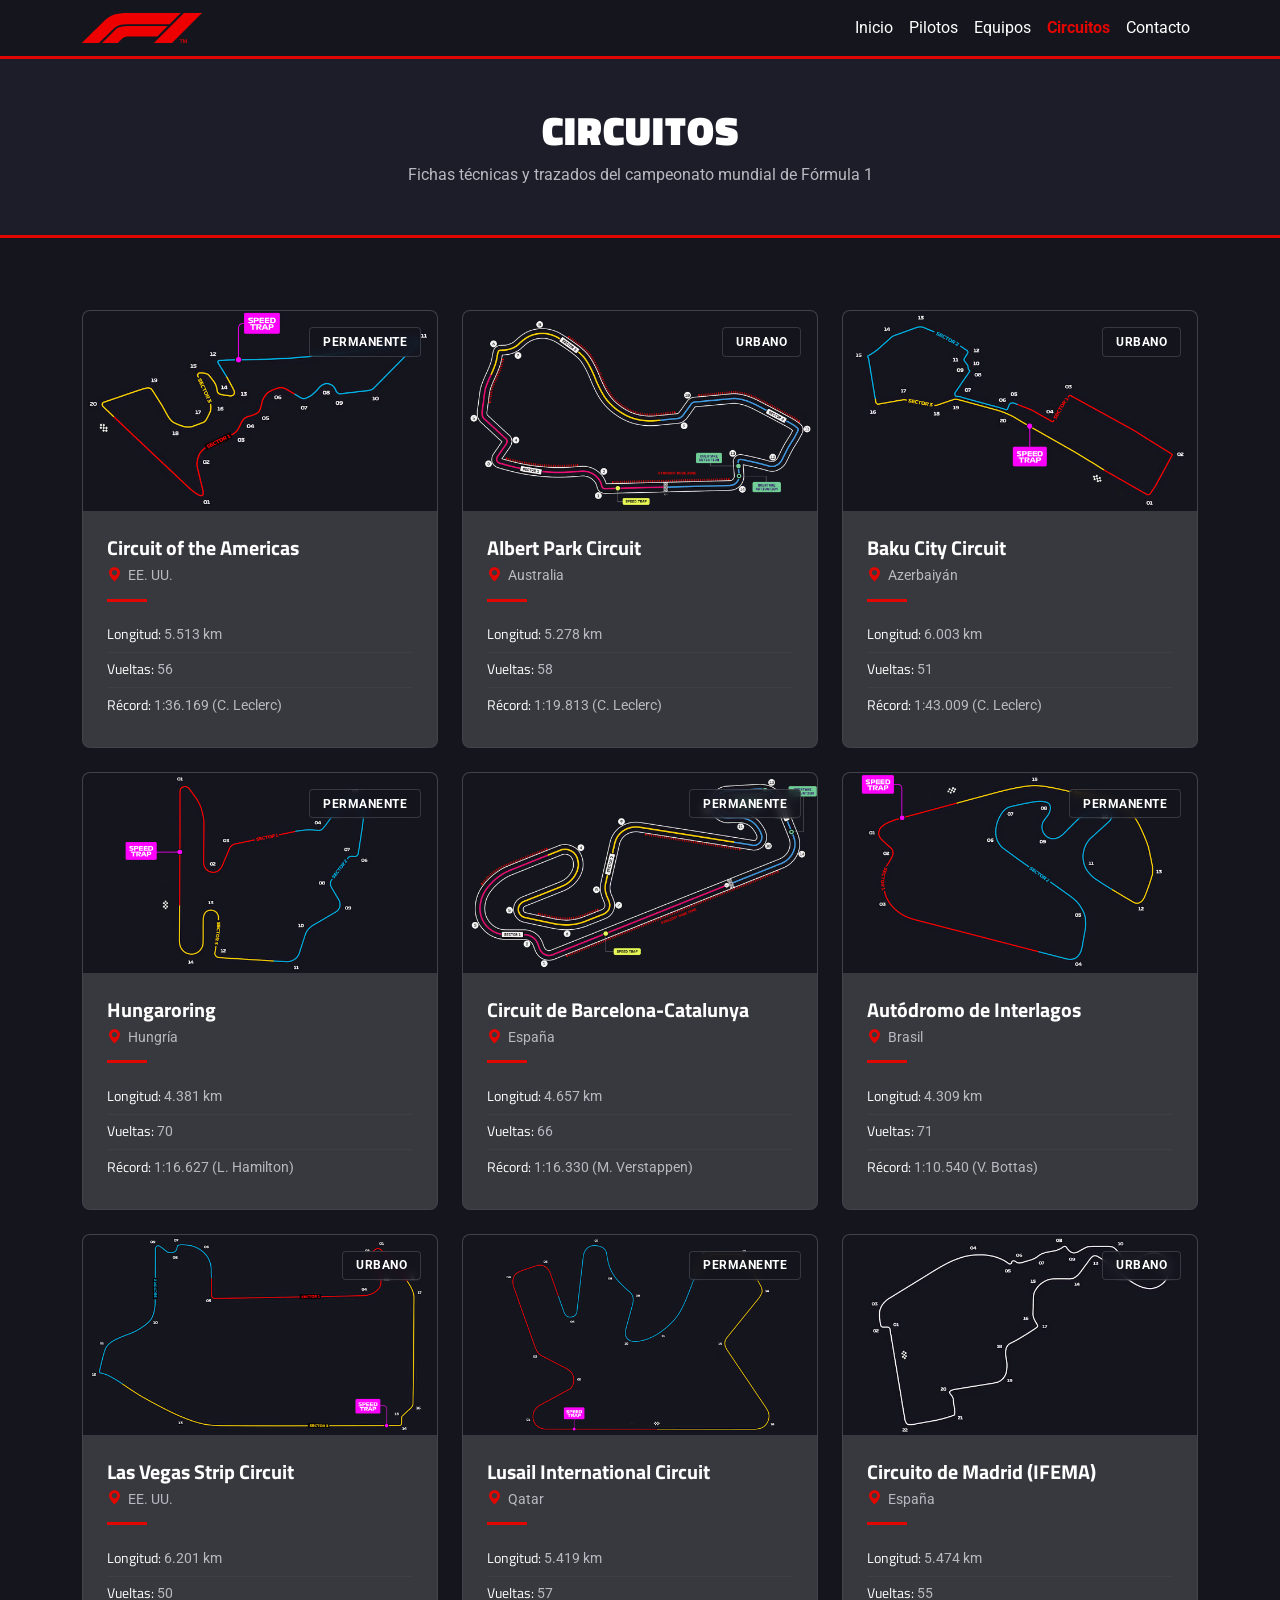
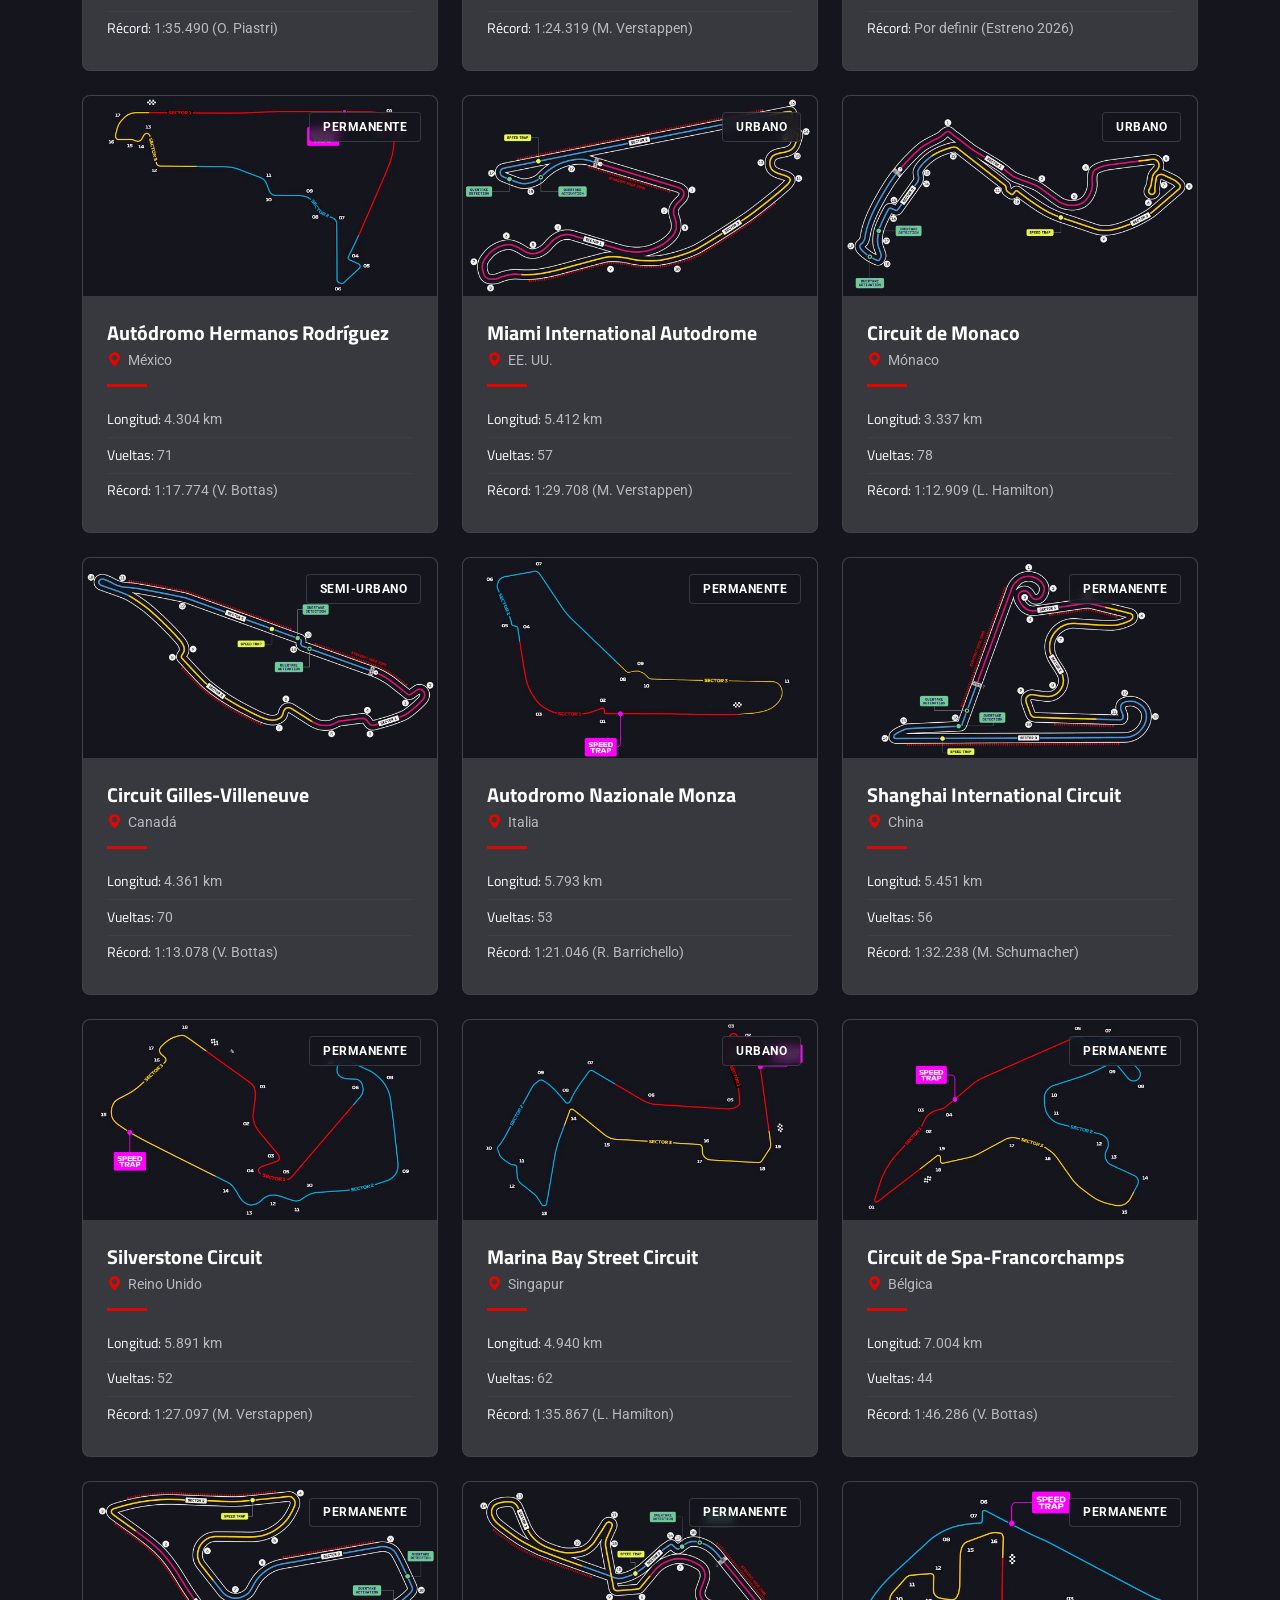
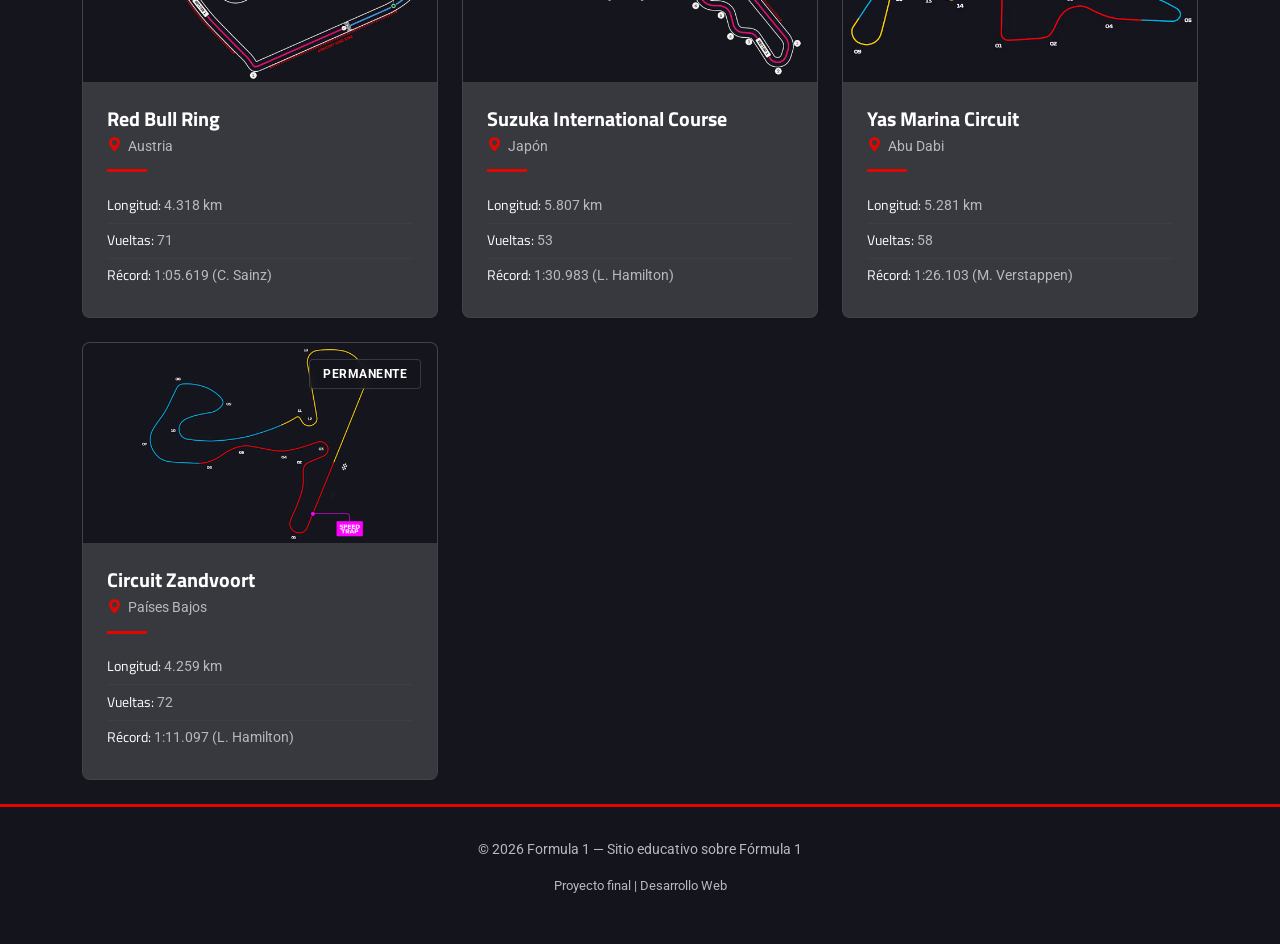
<file: pages/circuitos.html>
<!DOCTYPE html>
<html lang="es">

<head>
    <meta charset="UTF-8">
    <meta name="viewport" content="width=device-width, initial-scale=1.0">
    <title>Circuitos</title>
    <link href="https://cdn.jsdelivr.net/npm/bootstrap@5.3.3/dist/css/bootstrap.min.css" rel="stylesheet">
    <link rel="stylesheet" href="https://cdn.jsdelivr.net/npm/bootstrap-icons@1.11.3/font/bootstrap-icons.min.css">

    <link rel="preconnect" href="https://fonts.googleapis.com">
    <link
        href="https://fonts.googleapis.com/css2?family=Roboto:wght@400;500&family=Titillium+Web:wght@600;700;900&display=swap"
        rel="stylesheet">

    <link rel="stylesheet" href="../css/main.css">
</head>

<body>

    <header>
        <nav class="navbar navbar-expand-lg navbar-dark sticky-top">
            <div class="container">
                <a class="navbar-brand" href="../index.html">
                    <svg xmlns="http://www.w3.org/2000/svg" xmlns:xlink="http://www.w3.org/1999/xlink" width="120px"
                        height="30px" viewBox="0 0 120 30" version="1.1" class="injected-svg js-svg-inject">
                        <title>Logos / F1-logo red</title>
                        <desc>Created with Sketch.</desc>
                        <defs>
                            <path
                                d="M101.086812,30 L101.711812,30 L101.711812,27.106875 L101.722437,27.106875 L102.761812,30 L103.302437,30 L104.341812,27.106875 L104.352437,27.106875 L104.352437,30 L104.977437,30 L104.977437,26.25125 L104.063687,26.25125 L103.055562,29.18625 L103.044937,29.18625 L102.011187,26.25125 L101.086812,26.25125 L101.086812,30 Z M97.6274375,26.818125 L98.8136875,26.818125 L98.8136875,30 L99.4699375,30 L99.4699375,26.818125 L100.661812,26.818125 L100.661812,26.25125 L97.6274375,26.25125 L97.6274375,26.818125 Z M89.9999375,30 L119.999937,0 L101.943687,0 L71.9443125,30 L89.9999375,30 Z M85.6986875,13.065 L49.3818125,13.065 C38.3136875,13.065 36.3768125,13.651875 31.6361875,18.3925 C27.2024375,22.82625 20.0005625,30 20.0005625,30 L35.7324375,30 L39.4855625,26.246875 C41.9530625,23.779375 43.2255625,23.52375 48.4068125,23.52375 L75.2405625,23.52375 L85.6986875,13.065 Z M31.1518125,16.253125 C27.8774375,19.3425 20.7530625,26.263125 16.9130625,30 L-6.25e-05,30 C-6.25e-05,30 13.5524375,16.486875 21.0849375,9.0725 C28.8455625,1.685 32.7143125,0 46.9486875,0 L98.7643125,0 L87.5449375,11.21875 L48.0011875,11.21875 C37.9993125,11.21875 35.7518125,11.911875 31.1518125,16.253125 Z"
                                id="path-1" />
                        </defs>
                        <g id="Logos-/-F1-logo-red" stroke="none" stroke-width="1" fill="none" fill-rule="evenodd">
                            <g id="Page-1">
                                <mask id="mask-2" fill="white">
                                    <use xlink:href="#path-1" />
                                </mask>
                                <use id="Fill-1" fill="#EE0000" xlink:href="#path-1" />
                            </g>
                        </g>
                    </svg>
                </a>
                <button class="navbar-toggler" type="button" data-bs-toggle="collapse" data-bs-target="#navMenu"
                    aria-controls="navMenu" aria-expanded="false" aria-label="Abrir menú de navegación">
                    <span class="navbar-toggler-icon"></span>
                </button>
                <div class="collapse navbar-collapse" id="navMenu">
                    <ul class="navbar-nav ms-auto">
                        <li class="nav-item"><a class="nav-link" href="../index.html">Inicio</a></li>
                        <li class="nav-item"><a class="nav-link" href="pilotos.html">Pilotos</a></li>
                        <li class="nav-item"><a class="nav-link" href="equipos.html">Equipos</a></li>
                        <li class="nav-item"><a class="nav-link active" aria-current="page"
                                href="circuitos.html">Circuitos</a></li>
                        <li class="nav-item"><a class="nav-link" href="contacto.html">Contacto</a></li>
                    </ul>
                </div>
            </div>
        </nav>
    </header>

    <main>
        <section class="page-header text-center">
            <div class="container">
                <h1>Circuitos</h1>
                <p>Fichas técnicas y trazados del campeonato mundial de Fórmula 1</p>
            </div>
        </section>

        <section class="circuitos container py-4">
            <div class="row g-4">

                <div class="col-12 col-md-6 col-lg-4">
                    <article class="card-circuito">
                        <div class="circuito-img-contenedor">
                            <img src="../images/circuitos/austin.avif" alt="Circuito de las Américas">
                            <span class="badge-tipo">Permanente</span>
                        </div>
                        <div class="card-circuito-body">
                            <h2>Circuit of the Americas</h2>
                            <p class="pais"><i class="bi bi-geo-alt-fill"></i> EE. UU.</p>
                            <hr class="divisor-f1">
                            <ul class="datos-tecnicos">
                                <li><strong>Longitud:</strong> 5.513 km</li>
                                <li><strong>Vueltas:</strong> 56</li>
                                <li><strong>Récord:</strong> 1:36.169 (C. Leclerc)</li>
                            </ul>
                        </div>
                    </article>
                </div>

                <div class="col-12 col-md-6 col-lg-4">
                    <article class="card-circuito">
                        <div class="circuito-img-contenedor">
                            <img src="../images/circuitos/australia.avif" alt="Circuito de Albert Park">
                            <span class="badge-tipo">Urbano</span>
                        </div>
                        <div class="card-circuito-body">
                            <h2>Albert Park Circuit</h2>
                            <p class="pais"><i class="bi bi-geo-alt-fill"></i> Australia</p>
                            <hr class="divisor-f1">
                            <ul class="datos-tecnicos">
                                <li><strong>Longitud:</strong> 5.278 km</li>
                                <li><strong>Vueltas:</strong> 58</li>
                                <li><strong>Récord:</strong> 1:19.813 (C. Leclerc)</li>
                            </ul>
                        </div>
                    </article>
                </div>

                <div class="col-12 col-md-6 col-lg-4">
                    <article class="card-circuito">
                        <div class="circuito-img-contenedor">
                            <img src="../images/circuitos/baku.avif" alt="Circuito de Bakú">
                            <span class="badge-tipo">Urbano</span>
                        </div>
                        <div class="card-circuito-body">
                            <h2>Baku City Circuit</h2>
                            <p class="pais"><i class="bi bi-geo-alt-fill"></i> Azerbaiyán</p>
                            <hr class="divisor-f1">
                            <ul class="datos-tecnicos">
                                <li><strong>Longitud:</strong> 6.003 km</li>
                                <li><strong>Vueltas:</strong> 51</li>
                                <li><strong>Récord:</strong> 1:43.009 (C. Leclerc)</li>
                            </ul>
                        </div>
                    </article>
                </div>

                <div class="col-12 col-md-6 col-lg-4">
                    <article class="card-circuito">
                        <div class="circuito-img-contenedor">
                            <img src="../images/circuitos/budapest.avif" alt="Circuito de Hungaroring">
                            <span class="badge-tipo">Permanente</span>
                        </div>
                        <div class="card-circuito-body">
                            <h2>Hungaroring</h2>
                            <p class="pais"><i class="bi bi-geo-alt-fill"></i> Hungría</p>
                            <hr class="divisor-f1">
                            <ul class="datos-tecnicos">
                                <li><strong>Longitud:</strong> 4.381 km</li>
                                <li><strong>Vueltas:</strong> 70</li>
                                <li><strong>Récord:</strong> 1:16.627 (L. Hamilton)</li>
                            </ul>
                        </div>
                    </article>
                </div>

                <div class="col-12 col-md-6 col-lg-4">
                    <article class="card-circuito">
                        <div class="circuito-img-contenedor">
                            <img src="../images/circuitos/catalunia.avif" alt="Circuito de Barcelona-Catalunya">
                            <span class="badge-tipo">Permanente</span>
                        </div>
                        <div class="card-circuito-body">
                            <h2>Circuit de Barcelona-Catalunya</h2>
                            <p class="pais"><i class="bi bi-geo-alt-fill"></i> España</p>
                            <hr class="divisor-f1">
                            <ul class="datos-tecnicos">
                                <li><strong>Longitud:</strong> 4.657 km</li>
                                <li><strong>Vueltas:</strong> 66</li>
                                <li><strong>Récord:</strong> 1:16.330 (M. Verstappen)</li>
                            </ul>
                        </div>
                    </article>
                </div>

                <div class="col-12 col-md-6 col-lg-4">
                    <article class="card-circuito">
                        <div class="circuito-img-contenedor">
                            <img src="../images/circuitos/interlagos.avif" alt="Autódromo José Carlos Pace">
                            <span class="badge-tipo">Permanente</span>
                        </div>
                        <div class="card-circuito-body">
                            <h2>Autódromo de Interlagos</h2>
                            <p class="pais"><i class="bi bi-geo-alt-fill"></i> Brasil</p>
                            <hr class="divisor-f1">
                            <ul class="datos-tecnicos">
                                <li><strong>Longitud:</strong> 4.309 km</li>
                                <li><strong>Vueltas:</strong> 71</li>
                                <li><strong>Récord:</strong> 1:10.540 (V. Bottas)</li>
                            </ul>
                        </div>
                    </article>
                </div>

                <div class="col-12 col-md-6 col-lg-4">
                    <article class="card-circuito">
                        <div class="circuito-img-contenedor">
                            <img src="../images/circuitos/lasvegas.avif" alt="Circuito de Las Vegas">
                            <span class="badge-tipo">Urbano</span>
                        </div>
                        <div class="card-circuito-body">
                            <h2>Las Vegas Strip Circuit</h2>
                            <p class="pais"><i class="bi bi-geo-alt-fill"></i> EE. UU.</p>
                            <hr class="divisor-f1">
                            <ul class="datos-tecnicos">
                                <li><strong>Longitud:</strong> 6.201 km</li>
                                <li><strong>Vueltas:</strong> 50</li>
                                <li><strong>Récord:</strong> 1:35.490 (O. Piastri)</li>
                            </ul>
                        </div>
                    </article>
                </div>

                <div class="col-12 col-md-6 col-lg-4">
                    <article class="card-circuito">
                        <div class="circuito-img-contenedor">
                            <img src="../images/circuitos/lusail.avif" alt="Circuito de Lusail">
                            <span class="badge-tipo">Permanente</span>
                        </div>
                        <div class="card-circuito-body">
                            <h2>Lusail International Circuit</h2>
                            <p class="pais"><i class="bi bi-geo-alt-fill"></i> Qatar</p>
                            <hr class="divisor-f1">
                            <ul class="datos-tecnicos">
                                <li><strong>Longitud:</strong> 5.419 km</li>
                                <li><strong>Vueltas:</strong> 57</li>
                                <li><strong>Récord:</strong> 1:24.319 (M. Verstappen)</li>
                            </ul>
                        </div>
                    </article>
                </div>

                <div class="col-12 col-md-6 col-lg-4">
                    <article class="card-circuito">
                        <div class="circuito-img-contenedor">
                            <img src="../images/circuitos/madrid.avif" alt="Circuito urbano de Madrid IFEMA">
                            <span class="badge-tipo">Urbano</span>
                        </div>
                        <div class="card-circuito-body">
                            <h2>Circuito de Madrid (IFEMA)</h2>
                            <p class="pais"><i class="bi bi-geo-alt-fill"></i> España</p>
                            <hr class="divisor-f1">
                            <ul class="datos-tecnicos">
                                <li><strong>Longitud:</strong> 5.474 km</li>
                                <li><strong>Vueltas:</strong> 55</li>
                                <li><strong>Récord:</strong> Por definir (Estreno 2026)</li>
                            </ul>
                        </div>
                    </article>
                </div>

                <div class="col-12 col-md-6 col-lg-4">
                    <article class="card-circuito">
                        <div class="circuito-img-contenedor">
                            <img src="../images/circuitos/mexico.avif" alt="Autódromo Hermanos Rodríguez">
                            <span class="badge-tipo">Permanente</span>
                        </div>
                        <div class="card-circuito-body">
                            <h2>Autódromo Hermanos Rodríguez</h2>
                            <p class="pais"><i class="bi bi-geo-alt-fill"></i> México</p>
                            <hr class="divisor-f1">
                            <ul class="datos-tecnicos">
                                <li><strong>Longitud:</strong> 4.304 km</li>
                                <li><strong>Vueltas:</strong> 71</li>
                                <li><strong>Récord:</strong> 1:17.774 (V. Bottas)</li>
                            </ul>
                        </div>
                    </article>
                </div>

                <div class="col-12 col-md-6 col-lg-4">
                    <article class="card-circuito">
                        <div class="circuito-img-contenedor">
                            <img src="../images/circuitos/miami.avif" alt="Autódromo Internacional de Miami">
                            <span class="badge-tipo">Urbano</span>
                        </div>
                        <div class="card-circuito-body">
                            <h2>Miami International Autodrome</h2>
                            <p class="pais"><i class="bi bi-geo-alt-fill"></i> EE. UU.</p>
                            <hr class="divisor-f1">
                            <ul class="datos-tecnicos">
                                <li><strong>Longitud:</strong> 5.412 km</li>
                                <li><strong>Vueltas:</strong> 57</li>
                                <li><strong>Récord:</strong> 1:29.708 (M. Verstappen)</li>
                            </ul>
                        </div>
                    </article>
                </div>

                <div class="col-12 col-md-6 col-lg-4">
                    <article class="card-circuito">
                        <div class="circuito-img-contenedor">
                            <img src="../images/circuitos/monaco.avif" alt="Circuito de Montecarlo">
                            <span class="badge-tipo">Urbano</span>
                        </div>
                        <div class="card-circuito-body">
                            <h2>Circuit de Monaco</h2>
                            <p class="pais"><i class="bi bi-geo-alt-fill"></i> Mónaco</p>
                            <hr class="divisor-f1">
                            <ul class="datos-tecnicos">
                                <li><strong>Longitud:</strong> 3.337 km</li>
                                <li><strong>Vueltas:</strong> 78</li>
                                <li><strong>Récord:</strong> 1:12.909 (L. Hamilton)</li>
                            </ul>
                        </div>
                    </article>
                </div>

                <div class="col-12 col-md-6 col-lg-4">
                    <article class="card-circuito">
                        <div class="circuito-img-contenedor">
                            <img src="../images/circuitos/montreal.avif" alt="Circuito Gilles Villeneuve">
                            <span class="badge-tipo">Semi-Urbano</span>
                        </div>
                        <div class="card-circuito-body">
                            <h2>Circuit Gilles-Villeneuve</h2>
                            <p class="pais"><i class="bi bi-geo-alt-fill"></i> Canadá</p>
                            <hr class="divisor-f1">
                            <ul class="datos-tecnicos">
                                <li><strong>Longitud:</strong> 4.361 km</li>
                                <li><strong>Vueltas:</strong> 70</li>
                                <li><strong>Récord:</strong> 1:13.078 (V. Bottas)</li>
                            </ul>
                        </div>
                    </article>
                </div>

                <div class="col-12 col-md-6 col-lg-4">
                    <article class="card-circuito">
                        <div class="circuito-img-contenedor">
                            <img src="../images/circuitos/monza.avif" alt="Autódromo de Monza">
                            <span class="badge-tipo">Permanente</span>
                        </div>
                        <div class="card-circuito-body">
                            <h2>Autodromo Nazionale Monza</h2>
                            <p class="pais"><i class="bi bi-geo-alt-fill"></i> Italia</p>
                            <hr class="divisor-f1">
                            <ul class="datos-tecnicos">
                                <li><strong>Longitud:</strong> 5.793 km</li>
                                <li><strong>Vueltas:</strong> 53</li>
                                <li><strong>Récord:</strong> 1:21.046 (R. Barrichello)</li>
                            </ul>
                        </div>
                    </article>
                </div>

                <div class="col-12 col-md-6 col-lg-4">
                    <article class="card-circuito">
                        <div class="circuito-img-contenedor">
                            <img src="../images/circuitos/shanghai.avif" alt="Circuito Internacional de Shanghái">
                            <span class="badge-tipo">Permanente</span>
                        </div>
                        <div class="card-circuito-body">
                            <h2>Shanghai International Circuit</h2>
                            <p class="pais"><i class="bi bi-geo-alt-fill"></i> China</p>
                            <hr class="divisor-f1">
                            <ul class="datos-tecnicos">
                                <li><strong>Longitud:</strong> 5.451 km</li>
                                <li><strong>Vueltas:</strong> 56</li>
                                <li><strong>Récord:</strong> 1:32.238 (M. Schumacher)</li>
                            </ul>
                        </div>
                    </article>
                </div>

                <div class="col-12 col-md-6 col-lg-4">
                    <article class="card-circuito">
                        <div class="circuito-img-contenedor">
                            <img src="../images/circuitos/silverstone.avif" alt="Circuito de Silverstone">
                            <span class="badge-tipo">Permanente</span>
                        </div>
                        <div class="card-circuito-body">
                            <h2>Silverstone Circuit</h2>
                            <p class="pais"><i class="bi bi-geo-alt-fill"></i> Reino Unido</p>
                            <hr class="divisor-f1">
                            <ul class="datos-tecnicos">
                                <li><strong>Longitud:</strong> 5.891 km</li>
                                <li><strong>Vueltas:</strong> 52</li>
                                <li><strong>Récord:</strong> 1:27.097 (M. Verstappen)</li>
                            </ul>
                        </div>
                    </article>
                </div>

                <div class="col-12 col-md-6 col-lg-4">
                    <article class="card-circuito">
                        <div class="circuito-img-contenedor">
                            <img src="../images/circuitos/singapore.avif" alt="Circuito de Marina Bay">
                            <span class="badge-tipo">Urbano</span>
                        </div>
                        <div class="card-circuito-body">
                            <h2>Marina Bay Street Circuit</h2>
                            <p class="pais"><i class="bi bi-geo-alt-fill"></i> Singapur</p>
                            <hr class="divisor-f1">
                            <ul class="datos-tecnicos">
                                <li><strong>Longitud:</strong> 4.940 km</li>
                                <li><strong>Vueltas:</strong> 62</li>
                                <li><strong>Récord:</strong> 1:35.867 (L. Hamilton)</li>
                            </ul>
                        </div>
                    </article>
                </div>

                <div class="col-12 col-md-6 col-lg-4">
                    <article class="card-circuito">
                        <div class="circuito-img-contenedor">
                            <img src="../images/circuitos/spa.avif" alt="Circuito de Spa-Francorchamps">
                            <span class="badge-tipo">Permanente</span>
                        </div>
                        <div class="card-circuito-body">
                            <h2>Circuit de Spa-Francorchamps</h2>
                            <p class="pais"><i class="bi bi-geo-alt-fill"></i> Bélgica</p>
                            <hr class="divisor-f1">
                            <ul class="datos-tecnicos">
                                <li><strong>Longitud:</strong> 7.004 km</li>
                                <li><strong>Vueltas:</strong> 44</li>
                                <li><strong>Récord:</strong> 1:46.286 (V. Bottas)</li>
                            </ul>
                        </div>
                    </article>
                </div>

                <div class="col-12 col-md-6 col-lg-4">
                    <article class="card-circuito">
                        <div class="circuito-img-contenedor">
                            <img src="../images/circuitos/spielberg.avif" alt="Circuito Red Bull Ring">
                            <span class="badge-tipo">Permanente</span>
                        </div>
                        <div class="card-circuito-body">
                            <h2>Red Bull Ring</h2>
                            <p class="pais"><i class="bi bi-geo-alt-fill"></i> Austria</p>
                            <hr class="divisor-f1">
                            <ul class="datos-tecnicos">
                                <li><strong>Longitud:</strong> 4.318 km</li>
                                <li><strong>Vueltas:</strong> 71</li>
                                <li><strong>Récord:</strong> 1:05.619 (C. Sainz)</li>
                            </ul>
                        </div>
                    </article>
                </div>

                <div class="col-12 col-md-6 col-lg-4">
                    <article class="card-circuito">
                        <div class="circuito-img-contenedor">
                            <img src="../images/circuitos/susuka.avif" alt="Circuito de Suzuka">
                            <span class="badge-tipo">Permanente</span>
                        </div>
                        <div class="card-circuito-body">
                            <h2>Suzuka International Course</h2>
                            <p class="pais"><i class="bi bi-geo-alt-fill"></i> Japón</p>
                            <hr class="divisor-f1">
                            <ul class="datos-tecnicos">
                                <li><strong>Longitud:</strong> 5.807 km</li>
                                <li><strong>Vueltas:</strong> 53</li>
                                <li><strong>Récord:</strong> 1:30.983 (L. Hamilton)</li>
                            </ul>
                        </div>
                    </article>
                </div>

                <div class="col-12 col-md-6 col-lg-4">
                    <article class="card-circuito">
                        <div class="circuito-img-contenedor">
                            <img src="../images/circuitos/yas.avif" alt="Circuito de Yas Marina">
                            <span class="badge-tipo">Permanente</span>
                        </div>
                        <div class="card-circuito-body">
                            <h2>Yas Marina Circuit</h2>
                            <p class="pais"><i class="bi bi-geo-alt-fill"></i> Abu Dabi</p>
                            <hr class="divisor-f1">
                            <ul class="datos-tecnicos">
                                <li><strong>Longitud:</strong> 5.281 km</li>
                                <li><strong>Vueltas:</strong> 58</li>
                                <li><strong>Récord:</strong> 1:26.103 (M. Verstappen)</li>
                            </ul>
                        </div>
                    </article>
                </div>

                <div class="col-12 col-md-6 col-lg-4">
                    <article class="card-circuito">
                        <div class="circuito-img-contenedor">
                            <img src="../images/circuitos/zandvoort.avif" alt="Circuito de Zandvoort">
                            <span class="badge-tipo">Permanente</span>
                        </div>
                        <div class="card-circuito-body">
                            <h2>Circuit Zandvoort</h2>
                            <p class="pais"><i class="bi bi-geo-alt-fill"></i> Países Bajos</p>
                            <hr class="divisor-f1">
                            <ul class="datos-tecnicos">
                                <li><strong>Longitud:</strong> 4.259 km</li>
                                <li><strong>Vueltas:</strong> 72</li>
                                <li><strong>Récord:</strong> 1:11.097 (L. Hamilton)</li>
                            </ul>
                        </div>
                    </article>
                </div>

            </div>
        </section>
    </main>

    <footer class="footer">
        <div class="container">
            <p>&copy; 2026 Formula 1 — Sitio educativo sobre Fórmula 1</p>
            <p class="small">Proyecto final | Desarrollo Web</p>
        </div>
    </footer>

    <script src="https://cdn.jsdelivr.net/npm/bootstrap@5.3.3/dist/js/bootstrap.bundle.min.js"></script>
</body>

</html>
</file>
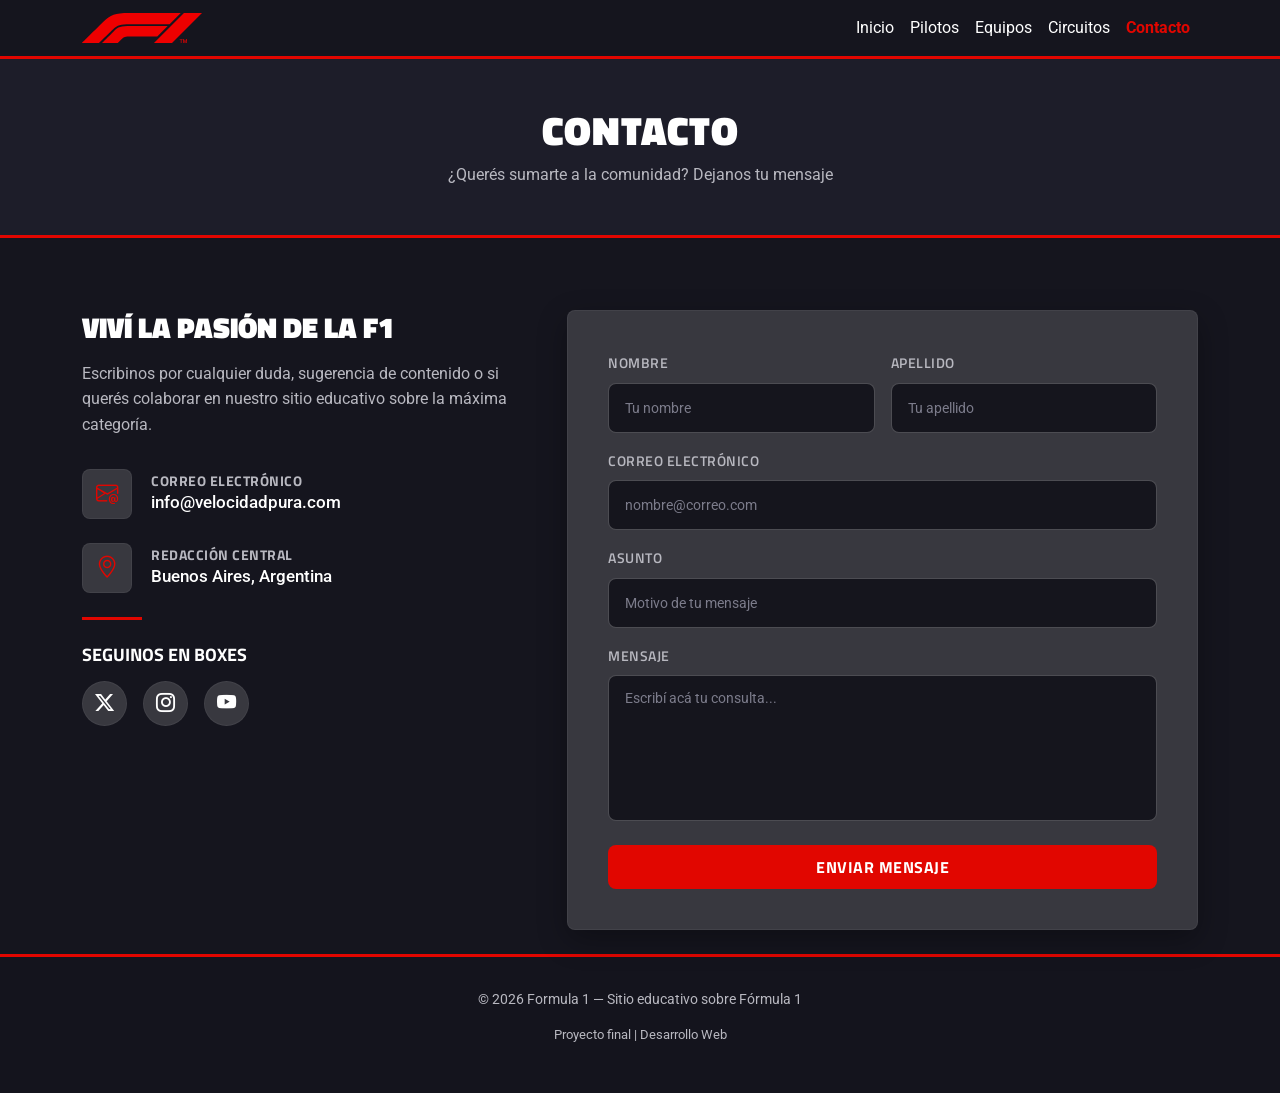
<file: pages/contacto.html>
<!DOCTYPE html>
<html lang="es">

<head>
    <meta charset="UTF-8">
    <meta name="viewport" content="width=device-width, initial-scale=1.0">
    <title>Contacto</title>
    <link href="https://cdn.jsdelivr.net/npm/bootstrap@5.3.3/dist/css/bootstrap.min.css" rel="stylesheet">
    <link rel="stylesheet" href="https://cdn.jsdelivr.net/npm/bootstrap-icons@1.11.3/font/bootstrap-icons.min.css">

    <link rel="preconnect" href="https://fonts.googleapis.com">
    <link
        href="https://fonts.googleapis.com/css2?family=Roboto:wght@400;500&family=Titillium+Web:wght@600;700;900&display=swap"
        rel="stylesheet">

    <link rel="stylesheet" href="../css/main.css">
</head>

<body>

    <header>
        <nav class="navbar navbar-expand-lg navbar-dark sticky-top">
            <div class="container">
                <a class="navbar-brand" href="../index.html">
                    <svg xmlns="http://www.w3.org/2000/svg" xmlns:xlink="http://www.w3.org/1999/xlink" width="120px"
                        height="30px" viewBox="0 0 120 30" version="1.1" class="injected-svg js-svg-inject">
                        <title>Logos / F1-logo red</title>
                        <desc>Created with Sketch.</desc>
                        <defs>
                            <path
                                d="M101.086812,30 L101.711812,30 L101.711812,27.106875 L101.722437,27.106875 L102.761812,30 L103.302437,30 L104.341812,27.106875 L104.352437,27.106875 L104.352437,30 L104.977437,30 L104.977437,26.25125 L104.063687,26.25125 L103.055562,29.18625 L103.044937,29.18625 L102.011187,26.25125 L101.086812,26.25125 L101.086812,30 Z M97.6274375,26.818125 L98.8136875,26.818125 L98.8136875,30 L99.4699375,30 L99.4699375,26.818125 L100.661812,26.818125 L100.661812,26.25125 L97.6274375,26.25125 L97.6274375,26.818125 Z M89.9999375,30 L119.999937,0 L101.943687,0 L71.9443125,30 L89.9999375,30 Z M85.6986875,13.065 L49.3818125,13.065 C38.3136875,13.065 36.3768125,13.651875 31.6361875,18.3925 C27.2024375,22.82625 20.0005625,30 20.0005625,30 L35.7324375,30 L39.4855625,26.246875 C41.9530625,23.779375 43.2255625,23.52375 48.4068125,23.52375 L75.2405625,23.52375 L85.6986875,13.065 Z M31.1518125,16.253125 C27.8774375,19.3425 20.7530625,26.263125 16.9130625,30 L-6.25e-05,30 C-6.25e-05,30 13.5524375,16.486875 21.0849375,9.0725 C28.8455625,1.685 32.7143125,0 46.9486875,0 L98.7643125,0 L87.5449375,11.21875 L48.0011875,11.21875 C37.9993125,11.21875 35.7518125,11.911875 31.1518125,16.253125 Z"
                                id="path-1" />
                        </defs>
                        <g id="Logos-/-F1-logo-red" stroke="none" stroke-width="1" fill="none" fill-rule="evenodd">
                            <g id="Page-1">
                                <mask id="mask-2" fill="white">
                                    <use xlink:href="#path-1" />
                                </mask>
                                <use id="Fill-1" fill="#EE0000" xlink:href="#path-1" />
                            </g>
                        </g>
                    </svg>
                </a>
                <button class="navbar-toggler" type="button" data-bs-toggle="collapse" data-bs-target="#navMenu"
                    aria-controls="navMenu" aria-expanded="false" aria-label="Abrir menú de navegación">
                    <span class="navbar-toggler-icon"></span>
                </button>
                <div class="collapse navbar-collapse" id="navMenu">
                    <ul class="navbar-nav ms-auto">
                        <li class="nav-item"><a class="nav-link" href="../index.html">Inicio</a></li>
                        <li class="nav-item"><a class="nav-link" href="pilotos.html">Pilotos</a></li>
                        <li class="nav-item"><a class="nav-link" href="equipos.html">Equipos</a></li>
                        <li class="nav-item"><a class="nav-link" href="circuitos.html">Circuitos</a></li>
                        <li class="nav-item"><a class="nav-link active" aria-current="page"
                                href="contacto.html">Contacto</a></li>
                    </ul>
                </div>
            </div>
        </nav>
    </header>

    <main>
        <section class="page-header text-center">
            <div class="container">
                <h1>Contacto</h1>
                <p>¿Querés sumarte a la comunidad? Dejanos tu mensaje</p>
            </div>
        </section>

        <section class="contacto-seccion container py-4">
            <div class="row g-5">

                <div class="col-12 col-lg-5">
                    <div class="info-contacto-bloque">
                        <h2>Viví la pasión de la F1</h2>
                        <p class="intro-p">Escribinos por cualquier duda, sugerencia de contenido o si querés colaborar
                            en nuestro sitio educativo sobre la máxima categoría.</p>

                        <div class="item-contacto">
                            <div class="icono-box"><i class="bi bi-envelope-at"></i></div>
                            <div>
                                <h3>Correo Electrónico</h3>
                                <p>info@velocidadpura.com</p>
                            </div>
                        </div>

                        <div class="item-contacto">
                            <div class="icono-box"><i class="bi bi-geo-alt"></i></div>
                            <div>
                                <h3>Redacción Central</h3>
                                <p>Buenos Aires, Argentina</p>
                            </div>
                        </div>

                        <hr class="divisor-f1 my-4">

                        <h3>Seguinos en boxes</h3>
                        <div class="redes-sociales mt-3">
                            <a href="#" aria-label="Twitter"><i class="bi bi-twitter-x"></i></a>
                            <a href="#" aria-label="Instagram"><i class="bi bi-instagram"></i></a>
                            <a href="#" aria-label="YouTube"><i class="bi bi-youtube"></i></a>
                        </div>
                    </div>
                </div>

                <div class="col-12 col-lg-7">
                    <div class="formulario-container">
                        <form action="#" method="POST" class="formulario-f1">

                            <div class="row g-3">
                                <div class="col-12 col-sm-6">
                                    <label for="nombre" class="form-label">Nombre</label>
                                    <input type="text" class="form-control" id="nombre" name="nombre"
                                        placeholder="Tu nombre" required>
                                </div>
                                <div class="col-12 col-sm-6">
                                    <label for="apellido" class="form-label">Apellido</label>
                                    <input type="text" class="form-control" id="apellido" name="apellido"
                                        placeholder="Tu apellido" required>
                                </div>
                            </div>

                            <div class="mb-3 mt-3">
                                <label for="email" class="form-label">Correo Electrónico</label>
                                <input type="email" class="form-control" id="email" name="email"
                                    placeholder="nombre@correo.com" required>
                            </div>

                            <div class="mb-3">
                                <label for="asunto" class="form-label">Asunto</label>
                                <input type="text" class="form-control" id="asunto" name="asunto"
                                    placeholder="Motivo de tu mensaje" required>
                            </div>

                            <div class="mb-4">
                                <label for="mensaje" class="form-label">Mensaje</label>
                                <textarea class="form-control" id="mensaje" name="mensaje" rows="5"
                                    placeholder="Escribí acá tu consulta..." required></textarea>
                            </div>

                            <button type="submit" class="btn btn-f1 w-100">Enviar Mensaje</button>
                        </form>
                    </div>
                </div>

            </div>
        </section>
    </main>

    <footer class="footer">
        <div class="container">
            <p>&copy; 2026 Formula 1 — Sitio educativo sobre Fórmula 1</p>
            <p class="small">Proyecto final | Desarrollo Web</p>
        </div>
    </footer>

    <script src="https://cdn.jsdelivr.net/npm/bootstrap@5.3.3/dist/js/bootstrap.bundle.min.js"></script>
</body>

</html>
</file>
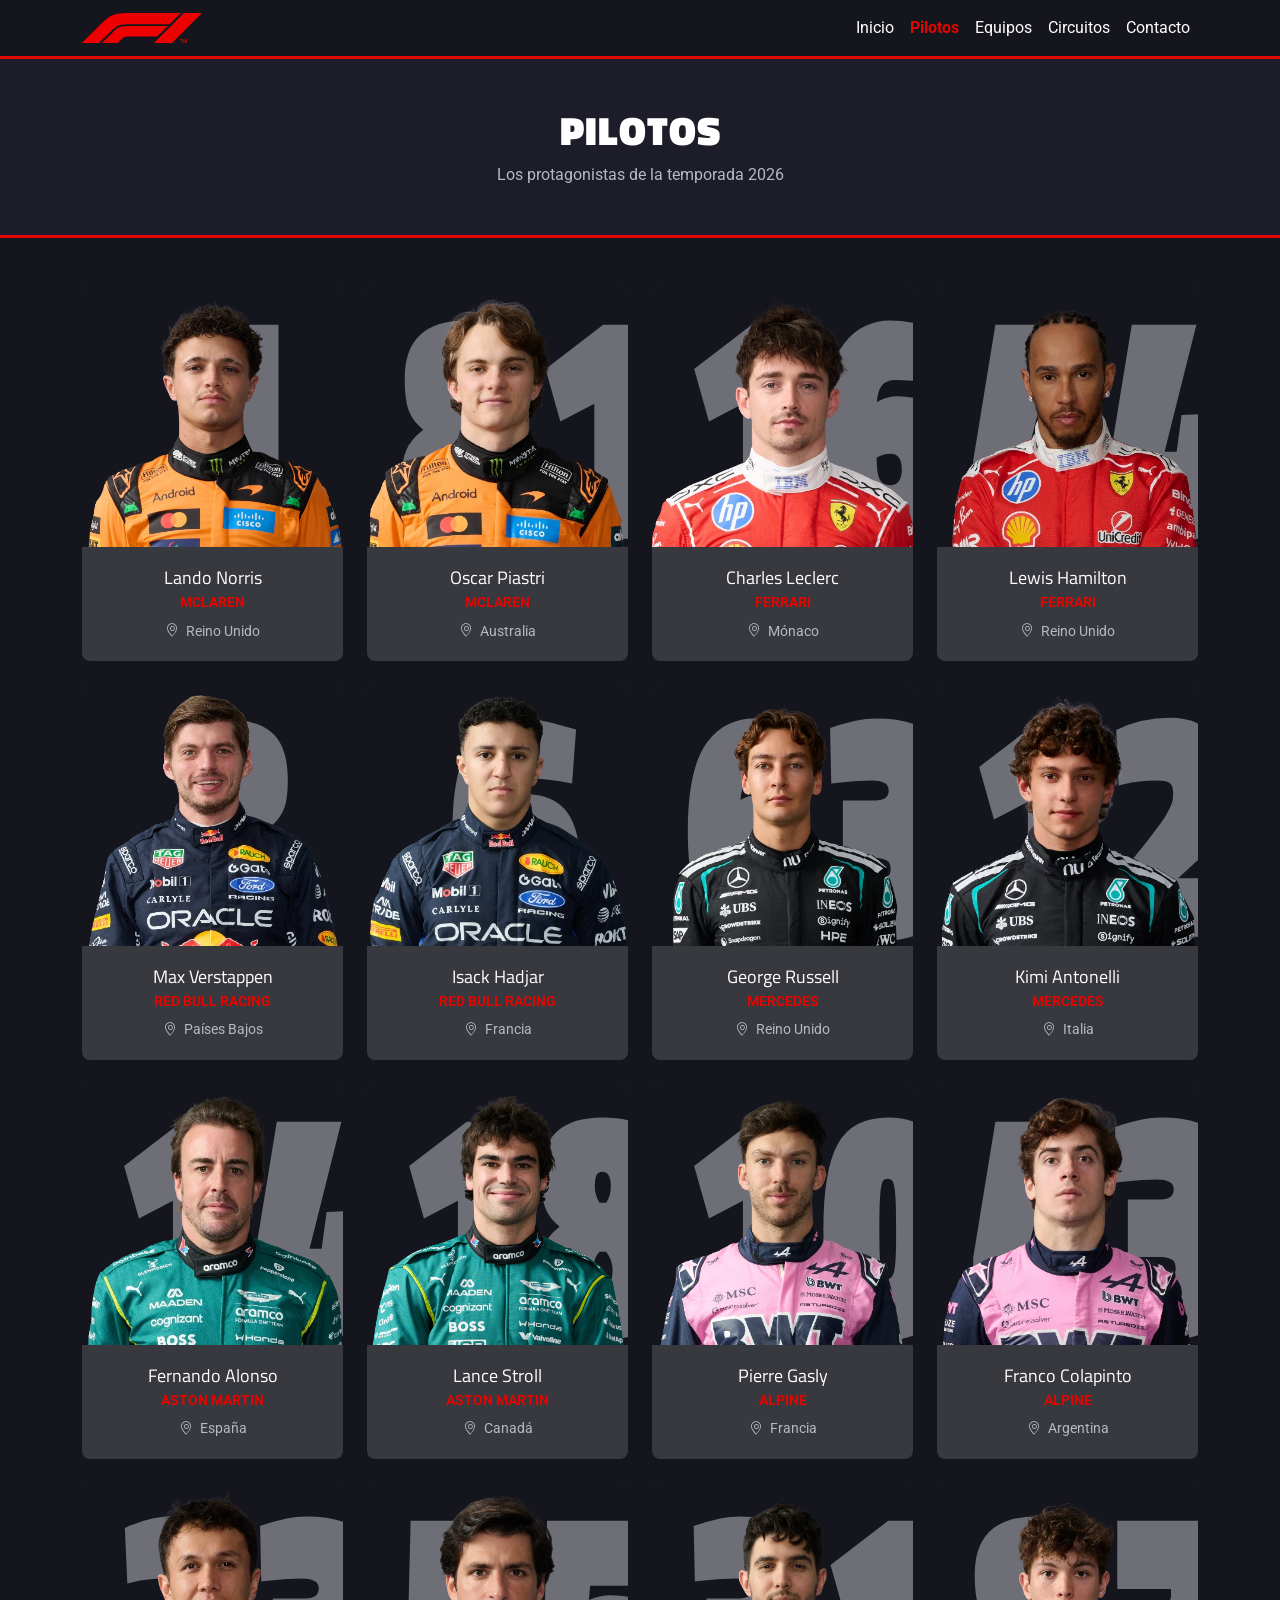
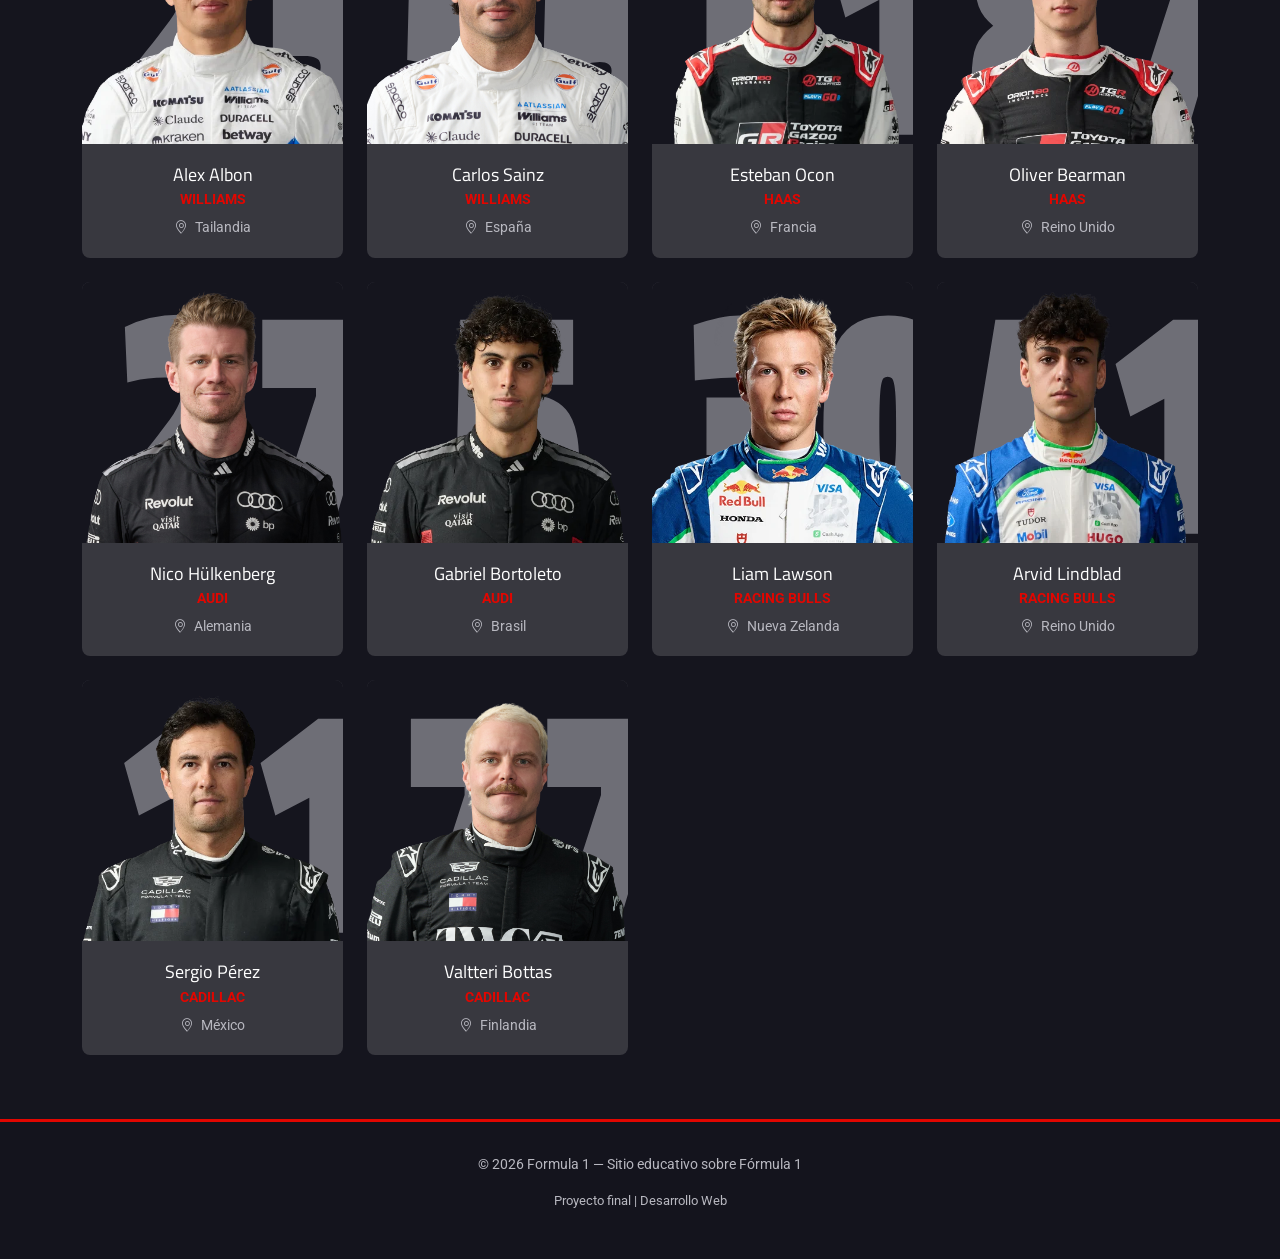
<file: pages/pilotos.html>
<!DOCTYPE html>
<html lang="es">

<head>
    <meta charset="UTF-8">
    <meta name="viewport" content="width=device-width, initial-scale=1.0">
    <title>Pilotos | Velocidad Pura</title>
    <meta name="description"
        content="Conocé a los pilotos más destacados de la temporada 2026 de Fórmula 1: equipo, nacionalidad y número de competición.">

    <link href="https://cdn.jsdelivr.net/npm/bootstrap@5.3.3/dist/css/bootstrap.min.css" rel="stylesheet">
    <link rel="stylesheet" href="https://cdn.jsdelivr.net/npm/bootstrap-icons@1.11.3/font/bootstrap-icons.min.css">

    <link rel="preconnect" href="https://fonts.googleapis.com">
    <link
        href="https://fonts.googleapis.com/css2?family=Roboto:wght@400;500&family=Titillium+Web:wght@600;700;900&display=swap"
        rel="stylesheet">

    <link rel="stylesheet" href="../css/main.css">
</head>

<body>

    <!-- ===== NAVBAR ===== -->
    <header>
        <nav class="navbar navbar-expand-lg navbar-dark sticky-top">
            <div class="container">
                <a class="navbar-brand" href="../index.html"><svg xmlns="http://www.w3.org/2000/svg"
                        xmlns:xlink="http://www.w3.org/1999/xlink" width="120px" height="30px" viewBox="0 0 120 30"
                        version="1.1" class="injected-svg js-svg-inject">
                        <title>Logos / F1-logo red</title>
                        <desc>Created with Sketch.</desc>
                        <defs>
                            <path
                                d="M101.086812,30 L101.711812,30 L101.711812,27.106875 L101.722437,27.106875 L102.761812,30 L103.302437,30 L104.341812,27.106875 L104.352437,27.106875 L104.352437,30 L104.977437,30 L104.977437,26.25125 L104.063687,26.25125 L103.055562,29.18625 L103.044937,29.18625 L102.011187,26.25125 L101.086812,26.25125 L101.086812,30 Z M97.6274375,26.818125 L98.8136875,26.818125 L98.8136875,30 L99.4699375,30 L99.4699375,26.818125 L100.661812,26.818125 L100.661812,26.25125 L97.6274375,26.25125 L97.6274375,26.818125 Z M89.9999375,30 L119.999937,0 L101.943687,0 L71.9443125,30 L89.9999375,30 Z M85.6986875,13.065 L49.3818125,13.065 C38.3136875,13.065 36.3768125,13.651875 31.6361875,18.3925 C27.2024375,22.82625 20.0005625,30 20.0005625,30 L35.7324375,30 L39.4855625,26.246875 C41.9530625,23.779375 43.2255625,23.52375 48.4068125,23.52375 L75.2405625,23.52375 L85.6986875,13.065 Z M31.1518125,16.253125 C27.8774375,19.3425 20.7530625,26.263125 16.9130625,30 L-6.25e-05,30 C-6.25e-05,30 13.5524375,16.486875 21.0849375,9.0725 C28.8455625,1.685 32.7143125,0 46.9486875,0 L98.7643125,0 L87.5449375,11.21875 L48.0011875,11.21875 C37.9993125,11.21875 35.7518125,11.911875 31.1518125,16.253125 Z"
                                id="path-1" />
                        </defs>
                        <g id="Logos-/-F1-logo-red" stroke="none" stroke-width="1" fill="none" fill-rule="evenodd">
                            <g id="Page-1">
                                <mask id="mask-2" fill="white">
                                    <use xlink:href="#path-1" />
                                </mask>
                                <use id="Fill-1" fill="#EE0000" xlink:href="#path-1" />
                            </g>
                        </g>
                    </svg></a>
                <button class="navbar-toggler" type="button" data-bs-toggle="collapse" data-bs-target="#navMenu"
                    aria-controls="navMenu" aria-expanded="false" aria-label="Abrir menú de navegación">
                    <span class="navbar-toggler-icon"></span>
                </button>
                <div class="collapse navbar-collapse" id="navMenu">
                    <ul class="navbar-nav ms-auto">
                        <li class="nav-item"><a class="nav-link" href="../index.html">Inicio</a></li>
                        <li class="nav-item"><a class="nav-link active" aria-current="page"
                                href="pilotos.html">Pilotos</a></li>
                        <li class="nav-item"><a class="nav-link" href="equipos.html">Equipos</a></li>
                        <li class="nav-item"><a class="nav-link" href="circuitos.html">Circuitos</a></li>
                        <li class="nav-item"><a class="nav-link" href="contacto.html">Contacto</a></li>
                    </ul>
                </div>
            </div>
        </nav>
    </header>

    <main>
        <!-- ===== ENCABEZADO DE PÁGINA ===== -->
        <section class="page-header text-center">
            <div class="container">
                <h1>Pilotos</h1>
                <p>Los protagonistas de la temporada 2026</p>
            </div>
        </section>

        <!-- ===== GRID DE PILOTOS (22 pilotos, parejas de equipo consecutivas) ===== -->
        <section class="pilotos container">
            <div class="row g-4">
                <div class="col-12 col-sm-6 col-lg-3">
                    <article class="card-piloto card-hover">
                        <div class="foto-piloto">
                            <img src="../images/pilotos/norris.webp" alt="Lando Norris, piloto de McLaren">
                            <span class="numero">1</span>
                        </div>
                        <div class="card-piloto-info">
                            <h2>Lando Norris</h2>
                            <p class="equipo">McLaren</p>
                            <p class="nacionalidad"><i class="bi bi-geo-alt"></i> Reino Unido</p>
                        </div>
                    </article>
                </div>
                <div class="col-12 col-sm-6 col-lg-3">
                    <article class="card-piloto card-hover">
                        <div class="foto-piloto">
                            <img src="../images/pilotos/piastri.webp" alt="Oscar Piastri, piloto de McLaren">
                            <span class="numero">81</span>
                        </div>
                        <div class="card-piloto-info">
                            <h2>Oscar Piastri</h2>
                            <p class="equipo">McLaren</p>
                            <p class="nacionalidad"><i class="bi bi-geo-alt"></i> Australia</p>
                        </div>
                    </article>
                </div>
                <div class="col-12 col-sm-6 col-lg-3">
                    <article class="card-piloto card-hover">
                        <div class="foto-piloto">
                            <img src="../images/pilotos/leclerc.webp" alt="Charles Leclerc, piloto de Ferrari">
                            <span class="numero">16</span>
                        </div>
                        <div class="card-piloto-info">
                            <h2>Charles Leclerc</h2>
                            <p class="equipo">Ferrari</p>
                            <p class="nacionalidad"><i class="bi bi-geo-alt"></i> Mónaco</p>
                        </div>
                    </article>
                </div>
                <div class="col-12 col-sm-6 col-lg-3">
                    <article class="card-piloto card-hover">
                        <div class="foto-piloto">
                            <img src="../images/pilotos/hamilton.webp" alt="Lewis Hamilton, piloto de Ferrari">
                            <span class="numero">44</span>
                        </div>
                        <div class="card-piloto-info">
                            <h2>Lewis Hamilton</h2>
                            <p class="equipo">Ferrari</p>
                            <p class="nacionalidad"><i class="bi bi-geo-alt"></i> Reino Unido</p>
                        </div>
                    </article>
                </div>
                <div class="col-12 col-sm-6 col-lg-3">
                    <article class="card-piloto card-hover">
                        <div class="foto-piloto">
                            <img src="../images/pilotos/verstappen.webp"
                                alt="Max Verstappen, piloto de Red Bull Racing">
                            <span class="numero">3</span>
                        </div>
                        <div class="card-piloto-info">
                            <h2>Max Verstappen</h2>
                            <p class="equipo">Red Bull Racing</p>
                            <p class="nacionalidad"><i class="bi bi-geo-alt"></i> Países Bajos</p>
                        </div>
                    </article>
                </div>
                <div class="col-12 col-sm-6 col-lg-3">
                    <article class="card-piloto card-hover">
                        <div class="foto-piloto">
                            <img src="../images/pilotos/hadjar.webp" alt="Isack Hadjar, piloto de Red Bull Racing">
                            <span class="numero">6</span>
                        </div>
                        <div class="card-piloto-info">
                            <h2>Isack Hadjar</h2>
                            <p class="equipo">Red Bull Racing</p>
                            <p class="nacionalidad"><i class="bi bi-geo-alt"></i> Francia</p>
                        </div>
                    </article>
                </div>
                <div class="col-12 col-sm-6 col-lg-3">
                    <article class="card-piloto card-hover">
                        <div class="foto-piloto">
                            <img src="../images/pilotos/russell.webp" alt="George Russell, piloto de Mercedes">
                            <span class="numero">63</span>
                        </div>
                        <div class="card-piloto-info">
                            <h2>George Russell</h2>
                            <p class="equipo">Mercedes</p>
                            <p class="nacionalidad"><i class="bi bi-geo-alt"></i> Reino Unido</p>
                        </div>
                    </article>
                </div>
                <div class="col-12 col-sm-6 col-lg-3">
                    <article class="card-piloto card-hover">
                        <div class="foto-piloto">
                            <img src="../images/pilotos/antonelli.webp" alt="Kimi Antonelli, piloto de Mercedes">
                            <span class="numero">12</span>
                        </div>
                        <div class="card-piloto-info">
                            <h2>Kimi Antonelli</h2>
                            <p class="equipo">Mercedes</p>
                            <p class="nacionalidad"><i class="bi bi-geo-alt"></i> Italia</p>
                        </div>
                    </article>
                </div>
                <div class="col-12 col-sm-6 col-lg-3">
                    <article class="card-piloto card-hover">
                        <div class="foto-piloto">
                            <img src="../images/pilotos/alonso.webp" alt="Fernando Alonso, piloto de Aston Martin">
                            <span class="numero">14</span>
                        </div>
                        <div class="card-piloto-info">
                            <h2>Fernando Alonso</h2>
                            <p class="equipo">Aston Martin</p>
                            <p class="nacionalidad"><i class="bi bi-geo-alt"></i> España</p>
                        </div>
                    </article>
                </div>
                <div class="col-12 col-sm-6 col-lg-3">
                    <article class="card-piloto card-hover">
                        <div class="foto-piloto">
                            <img src="../images/pilotos/stroll.png" alt="Lance Stroll, piloto de Aston Martin">
                            <span class="numero">18</span>
                        </div>
                        <div class="card-piloto-info">
                            <h2>Lance Stroll</h2>
                            <p class="equipo">Aston Martin</p>
                            <p class="nacionalidad"><i class="bi bi-geo-alt"></i> Canadá</p>
                        </div>
                    </article>
                </div>
                <div class="col-12 col-sm-6 col-lg-3">
                    <article class="card-piloto card-hover">
                        <div class="foto-piloto">
                            <img src="../images/pilotos/gasly.webp" alt="Pierre Gasly, piloto de Alpine">
                            <span class="numero">10</span>
                        </div>
                        <div class="card-piloto-info">
                            <h2>Pierre Gasly</h2>
                            <p class="equipo">Alpine</p>
                            <p class="nacionalidad"><i class="bi bi-geo-alt"></i> Francia</p>
                        </div>
                    </article>
                </div>
                <div class="col-12 col-sm-6 col-lg-3">
                    <article class="card-piloto card-hover">
                        <div class="foto-piloto">
                            <img src="../images/pilotos/colapinto.webp" alt="Franco Colapinto, piloto de Alpine">
                            <span class="numero">43</span>
                        </div>
                        <div class="card-piloto-info">
                            <h2>Franco Colapinto</h2>
                            <p class="equipo">Alpine</p>
                            <p class="nacionalidad"><i class="bi bi-geo-alt"></i> Argentina</p>
                        </div>
                    </article>
                </div>
                <div class="col-12 col-sm-6 col-lg-3">
                    <article class="card-piloto card-hover">
                        <div class="foto-piloto">
                            <img src="../images/pilotos/albon.webp" alt="Alex Albon, piloto de Williams">
                            <span class="numero">23</span>
                        </div>
                        <div class="card-piloto-info">
                            <h2>Alex Albon</h2>
                            <p class="equipo">Williams</p>
                            <p class="nacionalidad"><i class="bi bi-geo-alt"></i> Tailandia</p>
                        </div>
                    </article>
                </div>
                <div class="col-12 col-sm-6 col-lg-3">
                    <article class="card-piloto card-hover">
                        <div class="foto-piloto">
                            <img src="../images/pilotos/sainz.png" alt="Carlos Sainz, piloto de Williams">
                            <span class="numero">55</span>
                        </div>
                        <div class="card-piloto-info">
                            <h2>Carlos Sainz</h2>
                            <p class="equipo">Williams</p>
                            <p class="nacionalidad"><i class="bi bi-geo-alt"></i> España</p>
                        </div>
                    </article>
                </div>
                <div class="col-12 col-sm-6 col-lg-3">
                    <article class="card-piloto card-hover">
                        <div class="foto-piloto">
                            <img src="../images/pilotos/ocon.webp" alt="Esteban Ocon, piloto de Haas">
                            <span class="numero">31</span>
                        </div>
                        <div class="card-piloto-info">
                            <h2>Esteban Ocon</h2>
                            <p class="equipo">Haas</p>
                            <p class="nacionalidad"><i class="bi bi-geo-alt"></i> Francia</p>
                        </div>
                    </article>
                </div>
                <div class="col-12 col-sm-6 col-lg-3">
                    <article class="card-piloto card-hover">
                        <div class="foto-piloto">
                            <img src="../images/pilotos/bearman.webp" alt="Oliver Bearman, piloto de Haas">
                            <span class="numero">87</span>
                        </div>
                        <div class="card-piloto-info">
                            <h2>Oliver Bearman</h2>
                            <p class="equipo">Haas</p>
                            <p class="nacionalidad"><i class="bi bi-geo-alt"></i> Reino Unido</p>
                        </div>
                    </article>
                </div>
                <div class="col-12 col-sm-6 col-lg-3">
                    <article class="card-piloto card-hover">
                        <div class="foto-piloto">
                            <img src="../images/pilotos/hulkenberg.png" alt="Nico Hülkenberg, piloto de Audi">
                            <span class="numero">27</span>
                        </div>
                        <div class="card-piloto-info">
                            <h2>Nico Hülkenberg</h2>
                            <p class="equipo">Audi</p>
                            <p class="nacionalidad"><i class="bi bi-geo-alt"></i> Alemania</p>
                        </div>
                    </article>
                </div>
                <div class="col-12 col-sm-6 col-lg-3">
                    <article class="card-piloto card-hover">
                        <div class="foto-piloto">
                            <img src="../images/pilotos/bortoleto.webp" alt="Gabriel Bortoleto, piloto de Audi">
                            <span class="numero">5</span>
                        </div>
                        <div class="card-piloto-info">
                            <h2>Gabriel Bortoleto</h2>
                            <p class="equipo">Audi</p>
                            <p class="nacionalidad"><i class="bi bi-geo-alt"></i> Brasil</p>
                        </div>
                    </article>
                </div>
                <div class="col-12 col-sm-6 col-lg-3">
                    <article class="card-piloto card-hover">
                        <div class="foto-piloto">
                            <img src="../images/pilotos/lawson.webp" alt="Liam Lawson, piloto de Racing Bulls">
                            <span class="numero">30</span>
                        </div>
                        <div class="card-piloto-info">
                            <h2>Liam Lawson</h2>
                            <p class="equipo">Racing Bulls</p>
                            <p class="nacionalidad"><i class="bi bi-geo-alt"></i> Nueva Zelanda</p>
                        </div>
                    </article>
                </div>
                <div class="col-12 col-sm-6 col-lg-3">
                    <article class="card-piloto card-hover">
                        <div class="foto-piloto">
                            <img src="../images/pilotos/lindblad.webp" alt="Arvid Lindblad, piloto de Racing Bulls">
                            <span class="numero">41</span>
                        </div>
                        <div class="card-piloto-info">
                            <h2>Arvid Lindblad</h2>
                            <p class="equipo">Racing Bulls</p>
                            <p class="nacionalidad"><i class="bi bi-geo-alt"></i> Reino Unido</p>
                        </div>
                    </article>
                </div>
                <div class="col-12 col-sm-6 col-lg-3">
                    <article class="card-piloto card-hover">
                        <div class="foto-piloto">
                            <img src="../images/pilotos/perez.webp" alt="Sergio Pérez, piloto de Cadillac">
                            <span class="numero">11</span>
                        </div>
                        <div class="card-piloto-info">
                            <h2>Sergio Pérez</h2>
                            <p class="equipo">Cadillac</p>
                            <p class="nacionalidad"><i class="bi bi-geo-alt"></i> México</p>
                        </div>
                    </article>
                </div>
                <div class="col-12 col-sm-6 col-lg-3">
                    <article class="card-piloto card-hover">
                        <div class="foto-piloto">
                            <img src="../images/pilotos/bottas.png" alt="Valtteri Bottas, piloto de Cadillac">
                            <span class="numero">77</span>
                        </div>
                        <div class="card-piloto-info">
                            <h2>Valtteri Bottas</h2>
                            <p class="equipo">Cadillac</p>
                            <p class="nacionalidad"><i class="bi bi-geo-alt"></i> Finlandia</p>
                        </div>
                    </article>
                </div>
            </div>
        </section>
    </main>

    <footer class="footer">
        <div class="container">
            <p>&copy; 2026 Formula 1 — Sitio educativo sobre Fórmula 1</p>
            <p class="small">Proyecto final | Desarrollo Web</p>
        </div>
    </footer>

    <script src="https://cdn.jsdelivr.net/npm/bootstrap@5.3.3/dist/js/bootstrap.bundle.min.js"></script>
</body>

</html>
</file>
<file: css/main.css>
*,
*::before,
*::after {
    box-sizing: border-box;
    margin: 0;
    padding: 0;
}

html {
    scroll-behavior: smooth;
    height: 100%;
}

body {
    min-height: 100%;
    line-height: 1.5;
    -webkit-font-smoothing: antialiased;
    overflow-x: hidden;
}

img,
picture,
video,
canvas,
svg {
    display: block;
    max-width: 100%;
    height: auto;
}

ul,
ol {
    list-style: none;
}

a {
    text-decoration: none;
    color: inherit;
}

input,
button,
textarea,
select {
    font: inherit;
}

.hero {
    background-image: linear-gradient(rgba(17, 17, 17, 0.65), rgba(17, 17, 17, 0.45)), url("../images/hero-bg.jpg");
    background-size: cover;
    background-position: center bottom;
    background-repeat: no-repeat;
    min-height: calc(100vh - 62px);
    width: 100%;
}

.hero .hero-title {
    font-size: 3.5rem;
    font-weight: 900;
    text-transform: uppercase;
    letter-spacing: 1px;
    margin-bottom: 1rem;
    text-shadow: 2px 2px 8px rgba(0, 0, 0, 0.7);
}

.hero .hero-subtitle {
    font-size: 1.1rem;
    margin-bottom: 2.5rem;
    max-width: 600px;
    margin-left: auto;
    margin-right: auto;
    text-shadow: 1px 1px 5px rgba(0, 0, 0, 0.7);
}

.about-img-container {
    width: 100%;
    height: 300px;
    overflow: hidden;
    border-radius: 8px;
    box-shadow: 0 10px 30px rgba(0, 0, 0, 0.5);
    border: 1px solid rgba(255, 255, 255, 0.1);
}

@media (min-width: 992px) {
    .about-img-container {
        height: 400px;
    }
}

.about-img-container img {
    width: 100%;
    height: 100%;
    object-fit: cover;
    object-position: center;
    display: block;
    transition: transform 0.3s ease-in-out;
}

.about-img-container img:hover {
    transform: scale(1.03);
}

.page-header {
    background-color: rgb(28.56, 28.56, 40.8);
    border-bottom: 3px solid #E10600;
    padding: 3rem 0;
    margin-bottom: 3rem;
}

.page-header h1 {
    font-weight: 900;
    text-transform: uppercase;
    letter-spacing: 1px;
    margin-bottom: 0.5rem;
}

.page-header p {
    color: #B8B8C0;
    margin: 0;
}

.pilotos {
    padding-bottom: 4rem;
}

.card-piloto {
    background-color: #38383F;
    border-radius: 8px;
    overflow: hidden;
    position: relative;
    height: 100%;
    display: flex;
    flex-direction: column;
}

.card-piloto .card-piloto-info {
    padding: 1.25rem;
    text-align: center;
}

.card-piloto h2 {
    font-size: 1.1rem;
    margin-bottom: 0.25rem;
}

.card-piloto .equipo {
    color: #E10600;
    font-size: 0.85rem;
    font-weight: 700;
    text-transform: uppercase;
    margin-bottom: 0.5rem;
}

.card-piloto .nacionalidad {
    color: #B8B8C0;
    font-size: 0.85rem;
    margin: 0;
}

.card-piloto .nacionalidad i {
    margin-right: 4px;
}

.foto-piloto {
    position: relative;
    width: 100%;
    aspect-ratio: 1/1;
    background-color: #15151E;
    overflow: hidden;
}

.foto-piloto img {
    position: relative;
    z-index: 2;
    width: 100%;
    height: 100%;
    object-fit: contain;
    object-position: bottom;
    display: block;
}

.numero {
    position: absolute;
    z-index: 1;
    top: 50%;
    left: 50%;
    transform: translate(-20%, -50%) scaleY(2.9) scaleX(2.2);
    font-family: "Titillium Web", sans-serif;
    font-weight: 900;
    font-size: 7rem;
    line-height: 1;
    color: rgba(184, 184, 192, 0.55);
    user-select: none;
}

.equipos {
    padding-bottom: 5rem;
}

.card-equipo {
    background-color: #38383F;
    border-radius: 8px;
    overflow: hidden;
    position: relative;
    width: 100%;
    aspect-ratio: 4/3;
    display: flex;
    align-items: center;
    justify-content: center;
    border: 1px solid rgba(255, 255, 255, 0.05);
    transition: all 0.3s ease-in-out;
}

.card-equipo .logo-equipo {
    width: 60%;
    height: auto;
    display: flex;
    justify-content: center;
    align-items: center;
    transition: transform 0.3s ease-in-out;
}

.card-equipo .logo-equipo img {
    width: 100%;
    height: 100%;
    object-fit: contain;
}

.card-equipo .card-equipo-info {
    position: absolute;
    bottom: 0;
    left: 0;
    width: 100%;
    height: 100%;
    background-color: rgb(20.58, 20.58, 29.4);
    padding: 2rem;
    display: flex;
    flex-direction: column;
    justify-content: center;
    transform: translateY(101%);
    transition: transform 0.3s ease-in-out;
}

.card-equipo .card-equipo-info h2 {
    font-size: 1.3rem;
    font-weight: 700;
    margin-bottom: 0.5rem;
    text-transform: uppercase;
    letter-spacing: 0.5px;
}

.card-equipo .card-equipo-info .divisor-f1 {
    width: 50px;
    height: 3px;
    background-color: #E10600;
    border: none;
    opacity: 1;
    margin: 0 0 1.2rem 0;
}

.card-equipo .card-equipo-info .detalle {
    font-size: 0.95rem;
    color: #B8B8C0;
    margin-bottom: 0.5rem;
}

.card-equipo .card-equipo-info .detalle strong {
    color: #FFFFFF;
    font-family: "Titillium Web", sans-serif;
    font-weight: 500;
}

.card-equipo:hover {
    border-color: rgba(225, 6, 0, 0.4);
    box-shadow: 0 10px 25px rgba(0, 0, 0, 0.5);
}

.card-equipo:hover .card-equipo-info {
    transform: translateY(0);
}

.card-equipo:hover .logo-equipo {
    transform: scale(3);
}

.circuitos {
    padding-bottom: 5rem;
}

.card-circuito {
    background-color: #38383F;
    border-radius: 8px;
    overflow: hidden;
    height: 100%;
    display: flex;
    flex-direction: column;
    border: 1px solid rgba(255, 255, 255, 0.05);
    transition: all 0.3s ease-in-out;
}

.card-circuito .circuito-img-contenedor {
    position: relative;
    width: 100%;
    height: 200px;
    overflow: hidden;
    background-color: #15151E;
}

.card-circuito .circuito-img-contenedor img {
    width: 100%;
    height: 100%;
    object-fit: cover;
    object-position: center;
    display: block;
    transition: transform 0.3s ease-in-out;
}

.card-circuito .circuito-img-contenedor .badge-tipo {
    position: absolute;
    top: 1rem;
    right: 1rem;
    background-color: rgba(21, 21, 30, 0.75);
    color: #FFFFFF;
    padding: 0.3rem 0.8rem;
    font-size: 0.75rem;
    font-weight: 700;
    text-transform: uppercase;
    letter-spacing: 0.5px;
    border-radius: 4px;
    border: 1px solid rgba(255, 255, 255, 0.15);
    backdrop-filter: blur(4px);
    z-index: 2;
}

.card-circuito .card-circuito-body {
    padding: 1.5rem;
    display: flex;
    flex-direction: column;
    flex-grow: 1;
}

.card-circuito .card-circuito-body h2 {
    font-size: 1.25rem;
    font-weight: 700;
    margin-bottom: 0.25rem;
    line-height: 1.3;
}

.card-circuito .card-circuito-body .pais {
    color: #B8B8C0;
    font-size: 0.9rem;
    margin-bottom: 0.75rem;
}

.card-circuito .card-circuito-body .pais i {
    color: #E10600;
    margin-right: 4px;
}

.card-circuito .card-circuito-body .divisor-f1 {
    width: 40px;
    height: 3px;
    background-color: #E10600;
    border: none;
    opacity: 1;
    margin: 0 0 1rem 0;
}

.card-circuito .card-circuito-body .datos-tecnicos {
    list-style: none;
    padding: 0;
    margin: 0;
    font-size: 0.9rem;
}

.card-circuito .card-circuito-body .datos-tecnicos li {
    color: #B8B8C0;
    padding: 0.4rem 0;
    border-bottom: 1px solid rgba(255, 255, 255, 0.03);
}

.card-circuito .card-circuito-body .datos-tecnicos li:last-child {
    border-bottom: none;
}

.card-circuito .card-circuito-body .datos-tecnicos li strong {
    color: #FFFFFF;
    font-family: "Titillium Web", sans-serif;
    font-weight: 500;
}

.card-circuito:hover {
    border-color: rgba(225, 6, 0, 0.4);
    box-shadow: 0 10px 25px rgba(0, 0, 0, 0.4);
}

.card-circuito:hover .circuito-img-contenedor img {
    transform: scale(1.06);
}

.contacto-seccion {
    padding-bottom: 5rem;
}

.info-contacto-bloque h2 {
    font-size: 1.8rem;
    font-weight: 900;
    text-transform: uppercase;
    margin-bottom: 1rem;
    color: #FFFFFF;
}

.info-contacto-bloque .intro-p {
    color: #B8B8C0;
    font-size: 1rem;
    line-height: 1.6;
    margin-bottom: 2rem;
}

.info-contacto-bloque .divisor-f1 {
    width: 60px;
    height: 3px;
    background-color: #E10600;
    border: none;
    opacity: 1;
}

.info-contacto-bloque h3 {
    font-size: 1.1rem;
    text-transform: uppercase;
    font-weight: 700;
    margin-bottom: 0.5rem;
}

.item-contacto {
    display: flex;
    align-items: center;
    gap: 1.2rem;
    margin-bottom: 1.5rem;
}

.item-contacto .icono-box {
    width: 50px;
    height: 50px;
    background-color: #38383F;
    border-radius: 8px;
    border: 1px solid rgba(255, 255, 255, 0.05);
    display: flex;
    justify-content: center;
    align-items: center;
    font-size: 1.4rem;
    color: #E10600;
}

.item-contacto h3 {
    font-size: 0.9rem;
    color: #B8B8C0;
    margin: 0;
    text-transform: uppercase;
    letter-spacing: 0.5px;
}

.item-contacto p {
    font-size: 1.05rem;
    color: #FFFFFF;
    margin: 0;
    font-weight: 500;
}

.redes-sociales {
    display: flex;
    gap: 1rem;
}

.redes-sociales a {
    width: 45px;
    height: 45px;
    background-color: #38383F;
    color: #FFFFFF;
    border-radius: 50%;
    display: flex;
    justify-content: center;
    align-items: center;
    font-size: 1.2rem;
    border: 1px solid rgba(255, 255, 255, 0.05);
    transition: all 0.3s ease-in-out;
}

.redes-sociales a:hover {
    background-color: #E10600;
    color: #FFFFFF;
    transform: translateY(-3px);
    box-shadow: 0 5px 15px rgba(225, 6, 0, 0.3);
}

.formulario-container {
    background-color: #38383F;
    padding: 2.5rem;
    border-radius: 8px;
    border: 1px solid rgba(255, 255, 255, 0.05);
    box-shadow: 0 10px 30px rgba(0, 0, 0, 0.3);
}

.formulario-f1 .form-label {
    font-family: "Titillium Web", sans-serif;
    font-size: 0.9rem;
    text-transform: uppercase;
    font-weight: 600;
    color: #B8B8C0;
    letter-spacing: 0.5px;
}

.formulario-f1 .form-control {
    background-color: rgb(20.58, 20.58, 29.4);
    border: 1px solid rgba(255, 255, 255, 0.1);
    border-radius: 8px;
    color: #FFFFFF;
    padding: 0.75rem 1rem;
    font-family: "Roboto", sans-serif;
    transition: all 0.3s ease-in-out;
}

.formulario-f1 .form-control::placeholder {
    color: rgb(124.2328358209, 124.2328358209, 138.9671641791);
    font-size: 0.9rem;
}

.formulario-f1 .form-control:focus {
    background-color: rgb(20.16, 20.16, 28.8);
    border-color: #E10600;
    color: #FFFFFF;
    box-shadow: 0 0 0 0.25rem rgba(225, 6, 0, 0.15);
    outline: none;
}

.formulario-f1 textarea.form-control {
    resize: none;
}

* {
    box-sizing: border-box;
}

body {
    font-family: "Roboto", sans-serif;
    background-color: #15151E;
    color: #FFFFFF;
}

h1,
h2,
h3,
.navbar-brand,
.btn {
    font-family: "Titillium Web", sans-serif;
}

.navbar {
    background-color: #15151E !important;
    border-bottom: 3px solid #E10600;
}

.navbar .nav-link {
    color: #FFFFFF !important;
    transition: color 0.3s ease-in-out;
}

.navbar .nav-link:hover {
    color: #E10600 !important;
}

.navbar .nav-link.active {
    color: #E10600 !important;
    font-weight: 700;
}

.navbar .navbar-brand {
    color: #E10600 !important;
    font-weight: 700;
    letter-spacing: 1px;
}

.footer {
    background-color: rgb(20.37, 20.37, 29.1);
    border-top: 3px solid #E10600;
    padding: 2rem 0;
    text-align: center;
    font-size: 0.9rem;
    color: #B8B8C0;
}

.btn-f1 {
    background-color: #E10600;
    color: #FFFFFF;
    border: none;
    border-radius: 8px;
    padding: 0.6rem 1.5rem;
    font-weight: 700;
    text-transform: uppercase;
    letter-spacing: 0.5px;
    transition: all 0.3s ease-in-out;
}

.btn-f1:hover {
    background-color: rgb(202.5, 5.4, 0);
    color: #FFFFFF;
    transform: scale(1.05);
}

/*# sourceMappingURL=main.css.map */
</file>
